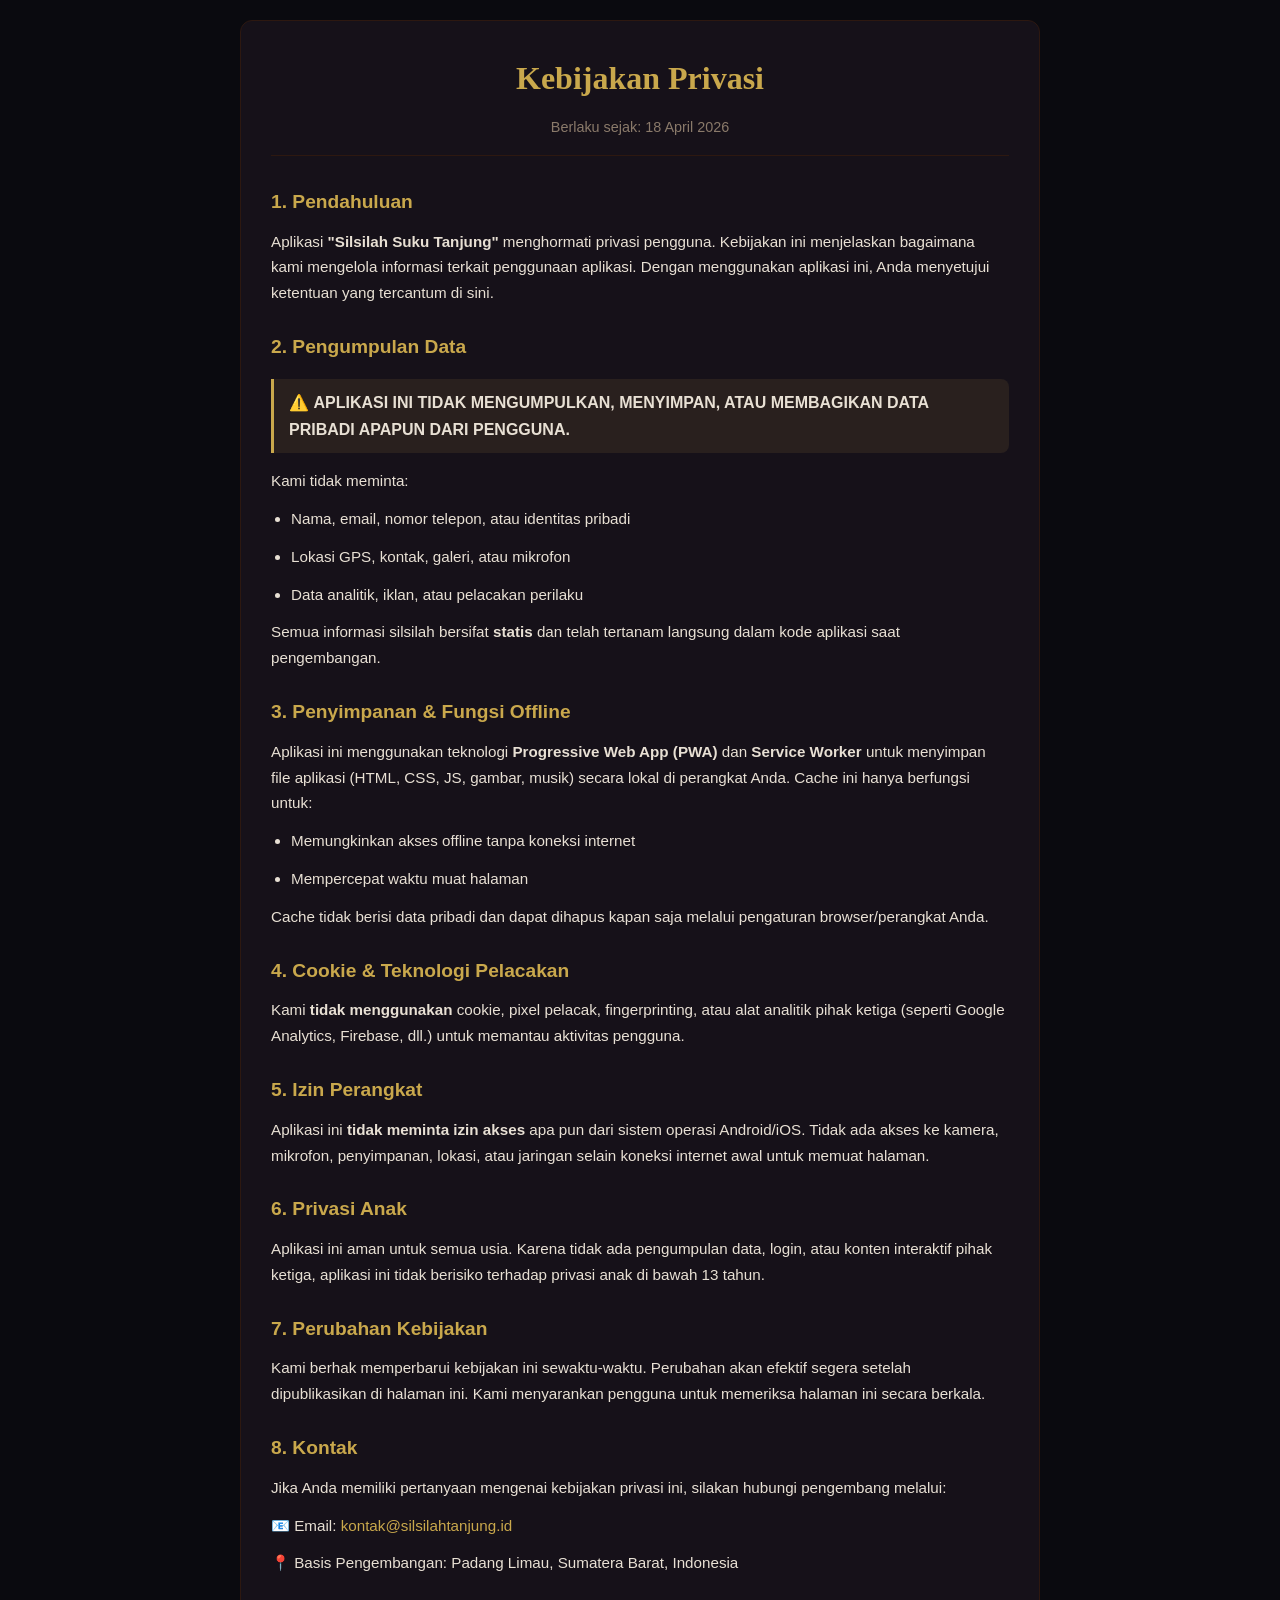
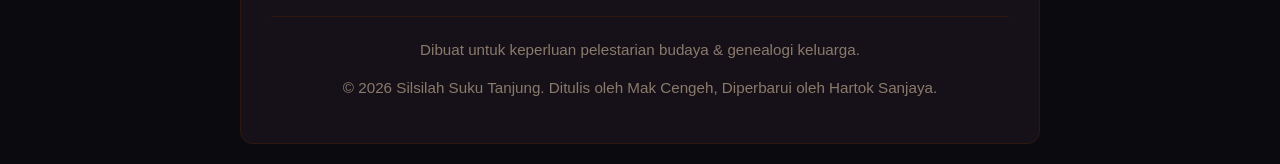
<file: privacy.html>
<!DOCTYPE html>
<html lang="id">
<head>
    <meta charset="UTF-8">
    <meta name="viewport" content="width=device-width, initial-scale=1">
    <title>Kebijakan Privasi - Silsilah Suku Tanjung</title>
    <style>
        :root {
            --bg: #0a0a0f;
            --text: #e8e0d4;
            --gold: #c9a84c;
            --border: #2d1810;
        }
        * { box-sizing: border-box; margin: 0; padding: 0; }
        body {
            font-family: 'Segoe UI', Poppins, sans-serif;
            background: var(--bg);
            color: var(--text);
            line-height: 1.7;
            padding: 20px;
        }
        .privacy-container {
            max-width: 800px;
            margin: 0 auto;
            background: rgba(30, 22, 32, 0.6);
            border: 1px solid var(--border);
            border-radius: 12px;
            padding: 30px;
        }
        h1 {
            font-family: 'Playfair Display', serif;
            color: var(--gold);
            text-align: center;
            margin-bottom: 10px;
        }
        .effective-date {
            text-align: center;
            color: #8a7a6a;
            font-size: 0.9rem;
            margin-bottom: 30px;
            border-bottom: 1px solid var(--border);
            padding-bottom: 15px;
        }
        h2 {
            color: var(--gold);
            margin: 25px 0 10px;
            font-size: 1.2rem;
        }
        p, li { margin-bottom: 12px; font-size: 0.95rem; }
        ul { padding-left: 20px; }
        .highlight {
            background: rgba(201, 168, 76, 0.1);
            border-left: 3px solid var(--gold);
            padding: 10px 15px;
            margin: 15px 0;
            border-radius: 0 8px 8px 0;
        }
        a { color: var(--gold); text-decoration: none; }
        a:hover { text-decoration: underline; }
        .footer {
            text-align: center;
            margin-top: 40px;
            padding-top: 20px;
            border-top: 1px solid var(--border);
            color: #8a7a6a;
            font-size: 0.85rem;
        }
        @media (max-width: 600px) {
            .privacy-container { padding: 20px; }
            h1 { font-size: 1.5rem; }
        }
    </style>
</head>
<body>
    <div class="privacy-container">
        <h1>Kebijakan Privasi</h1>
        <p class="effective-date">Berlaku sejak: 18 April 2026</p>

        <section>
            <h2>1. Pendahuluan</h2>
            <p>Aplikasi <strong>"Silsilah Suku Tanjung"</strong> menghormati privasi pengguna. Kebijakan ini menjelaskan bagaimana kami mengelola informasi terkait penggunaan aplikasi. Dengan menggunakan aplikasi ini, Anda menyetujui ketentuan yang tercantum di sini.</p>
        </section>

        <section>
            <h2>2. Pengumpulan Data</h2>
            <div class="highlight">
                ⚠️ <strong>APLIKASI INI TIDAK MENGUMPULKAN, MENYIMPAN, ATAU MEMBAGIKAN DATA PRIBADI APAPUN DARI PENGGUNA.</strong>
            </div>
            <p>Kami tidak meminta:</p>
            <ul>
                <li>Nama, email, nomor telepon, atau identitas pribadi</li>
                <li>Lokasi GPS, kontak, galeri, atau mikrofon</li>
                <li>Data analitik, iklan, atau pelacakan perilaku</li>
            </ul>
            <p>Semua informasi silsilah bersifat <strong>statis</strong> dan telah tertanam langsung dalam kode aplikasi saat pengembangan.</p>
        </section>

        <section>
            <h2>3. Penyimpanan & Fungsi Offline</h2>
            <p>Aplikasi ini menggunakan teknologi <strong>Progressive Web App (PWA)</strong> dan <strong>Service Worker</strong> untuk menyimpan file aplikasi (HTML, CSS, JS, gambar, musik) secara lokal di perangkat Anda. Cache ini hanya berfungsi untuk:</p>
            <ul>
                <li>Memungkinkan akses offline tanpa koneksi internet</li>
                <li>Mempercepat waktu muat halaman</li>
            </ul>
            <p>Cache tidak berisi data pribadi dan dapat dihapus kapan saja melalui pengaturan browser/perangkat Anda.</p>
        </section>

        <section>
            <h2>4. Cookie & Teknologi Pelacakan</h2>
            <p>Kami <strong>tidak menggunakan</strong> cookie, pixel pelacak, fingerprinting, atau alat analitik pihak ketiga (seperti Google Analytics, Firebase, dll.) untuk memantau aktivitas pengguna.</p>
        </section>

        <section>
            <h2>5. Izin Perangkat</h2>
            <p>Aplikasi ini <strong>tidak meminta izin akses</strong> apa pun dari sistem operasi Android/iOS. Tidak ada akses ke kamera, mikrofon, penyimpanan, lokasi, atau jaringan selain koneksi internet awal untuk memuat halaman.</p>
        </section>

        <section>
            <h2>6. Privasi Anak</h2>
            <p>Aplikasi ini aman untuk semua usia. Karena tidak ada pengumpulan data, login, atau konten interaktif pihak ketiga, aplikasi ini tidak berisiko terhadap privasi anak di bawah 13 tahun.</p>
        </section>

        <section>
            <h2>7. Perubahan Kebijakan</h2>
            <p>Kami berhak memperbarui kebijakan ini sewaktu-waktu. Perubahan akan efektif segera setelah dipublikasikan di halaman ini. Kami menyarankan pengguna untuk memeriksa halaman ini secara berkala.</p>
        </section>

        <section>
            <h2>8. Kontak</h2>
            <p>Jika Anda memiliki pertanyaan mengenai kebijakan privasi ini, silakan hubungi pengembang melalui:</p>
            <p>📧 Email: <a href="mailto: antocs54@gmail.com">kontak@silsilahtanjung.id</a></p>
            <p>📍 Basis Pengembangan: Padang Limau, Sumatera Barat, Indonesia</p>
        </section>

        <div class="footer">
            <p>Dibuat untuk keperluan pelestarian budaya & genealogi keluarga.</p>
            <p>&copy; 2026 Silsilah Suku Tanjung. Ditulis oleh Mak Cengeh, Diperbarui oleh Hartok Sanjaya.</p>
        </div>
    </div>
</body>
</html>
</file>
